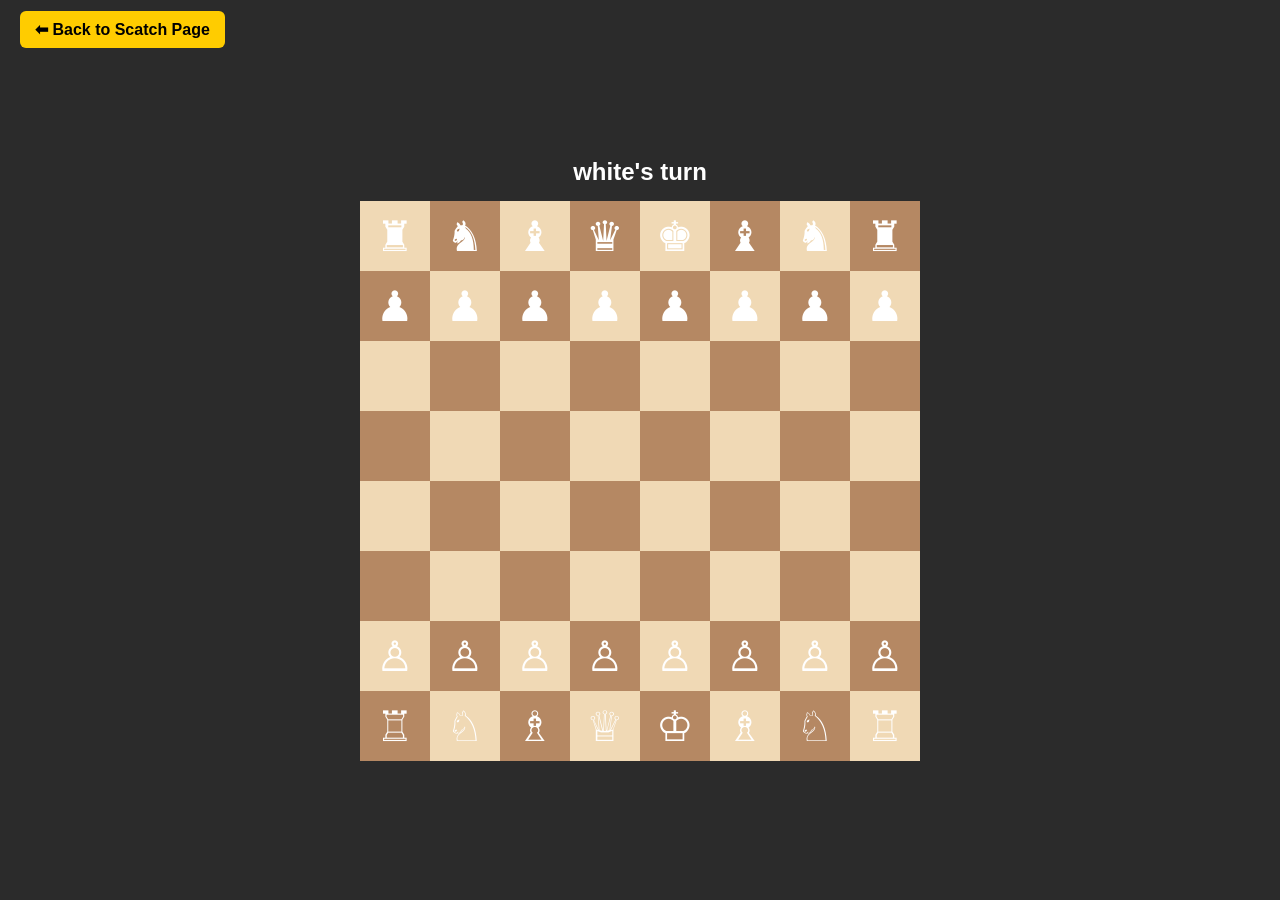
<file: Chess.html>
<!DOCTYPE html>
<html>
<head>
<meta charset="UTF-8">
<title>Chess</title>

<style>
body {
    margin:0;
    background:#2b2b2b;
    font-family: Arial;
    display:flex;
    justify-content:center;
    align-items:center;
    height:100vh;
    color:white;
}

nav {
    position:absolute;
    top:20px;
    left:20px;
}
nav a {
    background:#ffcc00;
    padding:10px 15px;
    text-decoration:none;
    font-weight:bold;
    border-radius:6px;
    color:black;
}

#game {
    text-align:center;
}

#status {
    margin-bottom:15px;
}

#board {
    display:grid;
    grid-template-columns:repeat(8,70px);
}

.square {
    width:70px;
    height:70px;
    display:flex;
    align-items:center;
    justify-content:center;
    font-size:42px;
    cursor:pointer;
}

.light { background:#f0d9b5; }
.dark { background:#b58863; }

.selected { outline:3px solid yellow; }

/* OVERLAY */
#overlay {
    position:fixed;
    top:0;left:0;
    width:100%;height:100%;
    background:rgba(0,0,0,0.9);
    display:none;
    align-items:center;
    justify-content:center;
    flex-direction:column;
}

#overlay h1 {
    font-size:40px;
    margin-bottom:20px;
}

button {
    padding:12px 25px;
    margin:5px;
    font-size:18px;
    border:none;
    border-radius:6px;
    cursor:pointer;
}

.homeBtn { background:#2196F3; color:white; }
.playBtn { background:#4CAF50; color:white; }
</style>
</head>

<body>

<nav>
    <a href="fromScratch.html">⬅ Back to Scatch Page</a>
</nav>

<div id="game">
    <h2 id="status">White's turn</h2>
    <div id="board"></div>
</div>

<div id="overlay">
    <h1 id="resultText"></h1>
    <button class="homeBtn" onclick="goHome()">Go back to Home page</button>
    <button class="playBtn" onclick="restart()">Play Again</button>
</div>

<script>
const boardEl=document.getElementById("board");
const overlay=document.getElementById("overlay");
const resultText=document.getElementById("resultText");
const statusEl=document.getElementById("status");

const pieces={
r:"♜",n:"♞",b:"♝",q:"♛",k:"♚",p:"♟",
R:"♖",N:"♘",B:"♗",Q:"♕",K:"♔",P:"♙"
};

let board,current,selected,gameOver;

/* INIT */
function init(){
board=[
["r","n","b","q","k","b","n","r"],
["p","p","p","p","p","p","p","p"],
["","","","","","","",""],
["","","","","","","",""],
["","","","","","","",""],
["","","","","","","",""],
["P","P","P","P","P","P","P","P"],
["R","N","B","Q","K","B","N","R"]
];
current="white";
selected=null;
gameOver=false;
overlay.style.display="none";
draw();
updateStatus();
}

/* DRAW */
function draw(){
boardEl.innerHTML="";
for(let r=0;r<8;r++){
for(let c=0;c<8;c++){
let sq=document.createElement("div");
sq.className="square "+((r+c)%2?"dark":"light");
sq.dataset.r=r;
sq.dataset.c=c;
sq.textContent=pieces[board[r][c]]||"";

if(selected && selected.r===r && selected.c===c){
sq.classList.add("selected");
}

sq.onclick=click;
boardEl.appendChild(sq);
}
}
}

/* CLICK */
function click(e){
if(gameOver || current==="black") return;

let r=+e.target.dataset.r;
let c=+e.target.dataset.c;

if(selected){
if(tryMove(selected.r,selected.c,r,c)){
current="black";
draw();
updateStatus();
setTimeout(aiMove,300);
}
selected=null;
}else{
if(board[r][c] && isWhite(board[r][c])){
selected={r,c};
}
}
draw();
}

/* TRY MOVE */
function tryMove(sr,sc,dr,dc){
let moves=getMoves(sr,sc);
if(!moves.some(m=>m[0]===dr && m[1]===dc)) return false;

let backup=JSON.parse(JSON.stringify(board));
makeMove(sr,sc,dr,dc);

if(inCheck("white")){
board=backup;
return false;
}
return true;
}

/* MOVE */
function makeMove(sr,sc,dr,dc){
board[dr][dc]=board[sr][sc];
board[sr][sc]="";
}

/* MOVE GENERATION */
function getMoves(r,c){
let p=board[r][c];
let moves=[];

function add(rr,cc){
if(rr>=0&&rr<8&&cc>=0&&cc<8){
if(!board[rr][cc] || isEnemy(p,board[rr][cc])){
moves.push([rr,cc]);
}
}
}

/* PAWN */
if(p==="P"){
if(!board[r-1]?.[c]) add(r-1,c);
if(r===6 && !board[r-1][c] && !board[r-2][c]) add(r-2,c);
if(isEnemy(p,board[r-1]?.[c-1])) add(r-1,c-1);
if(isEnemy(p,board[r-1]?.[c+1])) add(r-1,c+1);
}
if(p==="p"){
if(!board[r+1]?.[c]) add(r+1,c);
if(r===1 && !board[r+1][c] && !board[r+2][c]) add(r+2,c);
if(isEnemy(p,board[r+1]?.[c-1])) add(r+1,c-1);
if(isEnemy(p,board[r+1]?.[c+1])) add(r+1,c+1);
}

/* KNIGHT */
if(p.toLowerCase()==="n"){
[[2,1],[1,2],[-1,2],[-2,1],[-2,-1],[-1,-2],[1,-2],[2,-1]]
.forEach(d=>add(r+d[0],c+d[1]));
}

/* SLIDE */
function slide(dirs){
for(let [dr,dc] of dirs){
let rr=r+dr,cc=c+dc;
while(rr>=0&&rr<8&&cc>=0&&cc<8){
if(!board[rr][cc]){
moves.push([rr,cc]);
}else{
if(isEnemy(p,board[rr][cc])) moves.push([rr,cc]);
break;
}
rr+=dr; cc+=dc;
}
}
}

if(p.toLowerCase()==="b") slide([[1,1],[1,-1],[-1,1],[-1,-1]]);
if(p.toLowerCase()==="r") slide([[1,0],[-1,0],[0,1],[0,-1]]);
if(p.toLowerCase()==="q") slide([[1,1],[1,-1],[-1,1],[-1,-1],[1,0],[-1,0],[0,1],[0,-1]]);

/* KING */
if(p.toLowerCase()==="k"){
for(let dr=-1;dr<=1;dr++){
for(let dc=-1;dc<=1;dc++){
if(dr||dc) add(r+dr,c+dc);
}
}
}

return moves;
}

/* HELPERS */
function isWhite(p){ return p===p.toUpperCase(); }
function isEnemy(a,b){
return b && ((a===a.toUpperCase()) !== (b===b.toUpperCase()));
}

/* FIND KING */
function findKing(color){
for(let r=0;r<8;r++){
for(let c=0;c<8;c++){
let p=board[r][c];
if(p && (color==="white"?p==="K":p==="k")){
return [r,c];
}
}
}
}

/* CHECK */
function inCheck(color){
let [kr,kc]=findKing(color);
let enemy=color==="white"?"black":"white";

for(let r=0;r<8;r++){
for(let c=0;c<8;c++){
let p=board[r][c];
if(p && (enemy==="white"?isWhite(p):!isWhite(p))){
let moves=getMoves(r,c);
if(moves.some(m=>m[0]===kr && m[1]===kc)){
return true;
}
}
}
}
return false;
}

/* HAS MOVES */
function hasMoves(color){
for(let r=0;r<8;r++){
for(let c=0;c<8;c++){
let p=board[r][c];
if(p && (color==="white"?isWhite(p):!isWhite(p))){
let moves=getMoves(r,c);
for(let m of moves){
let backup=JSON.parse(JSON.stringify(board));
makeMove(r,c,m[0],m[1]);
if(!inCheck(color)){
board=backup;
return true;
}
board=backup;
}
}
}
}
return false;
}

/* STATUS + ENDING */
function updateStatus(){
if(inCheck(current)){
if(!hasMoves(current)){
gameOver=true;

if(current==="black"){
resultText.textContent="🎉 Congratulations you win!";
}else{
resultText.textContent="💀 Checkmate! AI wins";
}

overlay.style.display="flex";
return;
}else{
statusEl.textContent=current+" in check";
}
}else{
if(!hasMoves(current)){
gameOver=true;
resultText.textContent="🤝 Stalemate!";
overlay.style.display="flex";
return;
}
statusEl.textContent=current+"'s turn";
}
}

/* AI */
function aiMove(){
if(gameOver) return;

let moves=[];

for(let r=0;r<8;r++){
for(let c=0;c<8;c++){
let p=board[r][c];
if(p && !isWhite(p)){
let legal=getMoves(r,c);
for(let m of legal){
let backup=JSON.parse(JSON.stringify(board));
makeMove(r,c,m[0],m[1]);

if(!inCheck("black")){
moves.push({sr:r,sc:c,dr:m[0],dc:m[1]});
}
board=backup;
}
}
}
}

if(moves.length===0){
updateStatus();
return;
}

let move=moves[Math.floor(Math.random()*moves.length)];
makeMove(move.sr,move.sc,move.dr,move.dc);

current="white";
draw();
updateStatus();
}

/* BUTTONS */
function restart(){ init(); }
function goHome(){ window.location.href="index.html"; }

init();
</script>

</body>
</html>
</file>
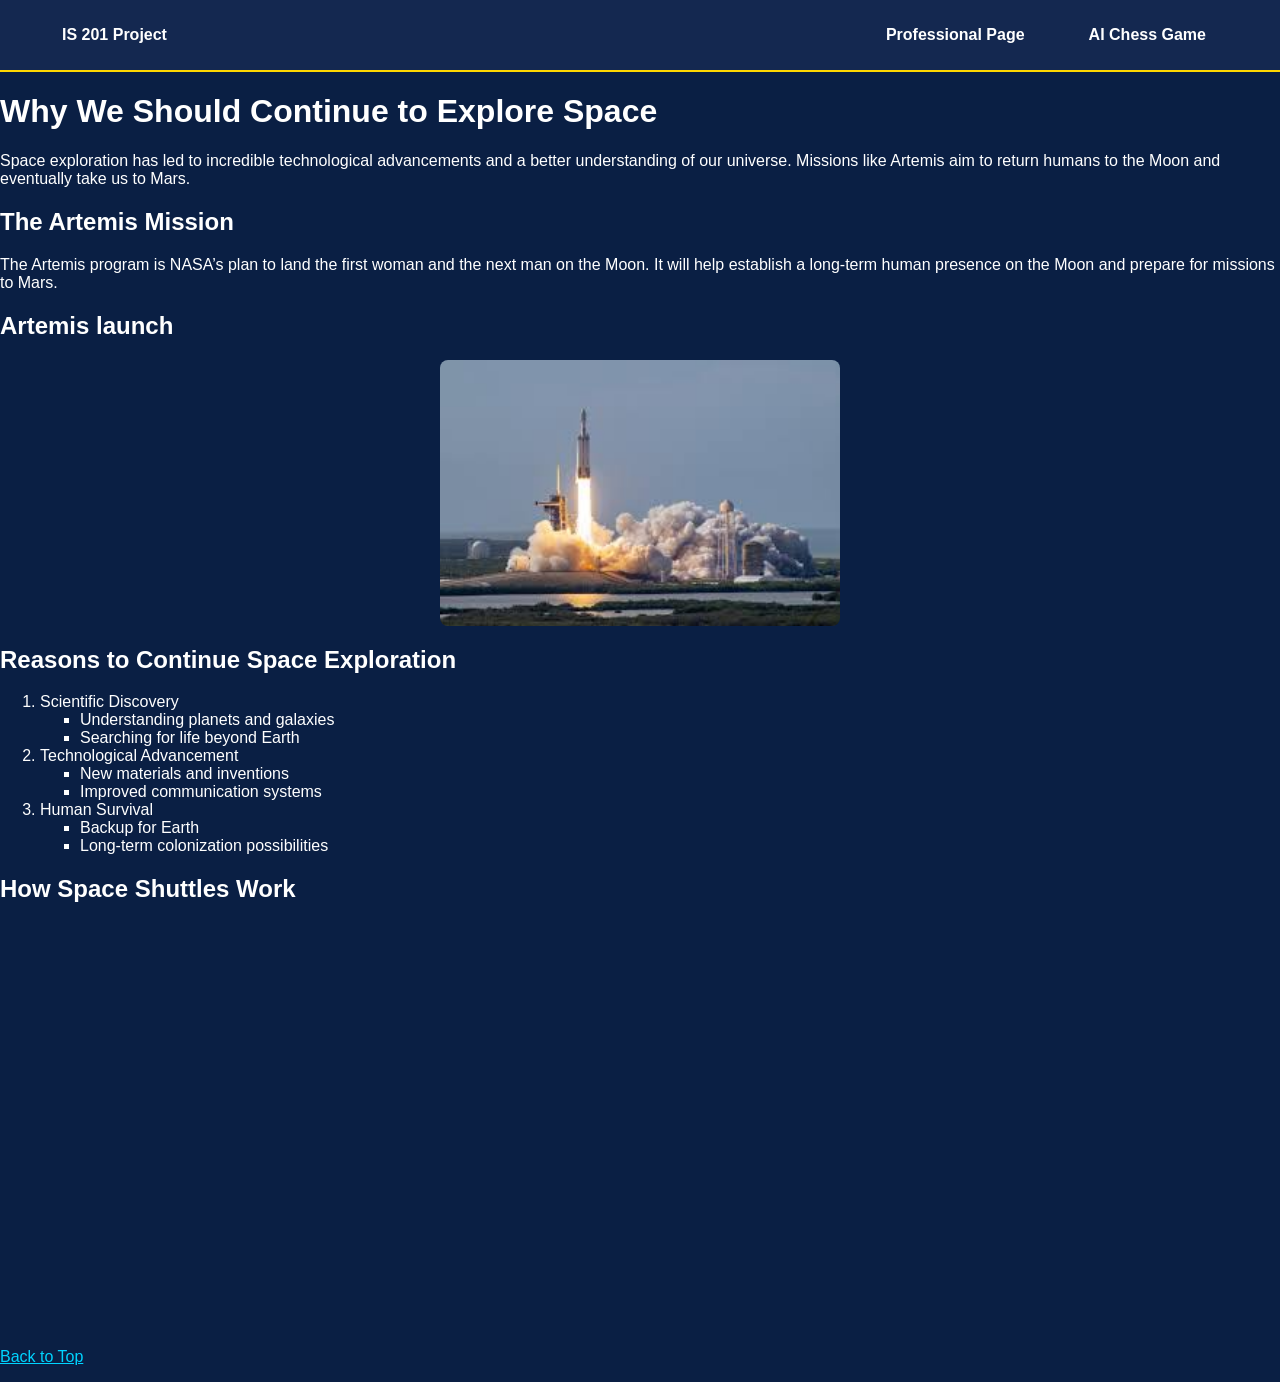
<file: fromScratch.html>
<!DOCTYPE html>
<html lang="en">
<head>
    <meta charset="UTF-8">
    <title>Why We Should Continue Space Exploration</title>
<link rel="stylesheet" href="css/mystyles.css">
 
</head>

<body>

     <nav class="navbar navbar-expand-lg navbar-light" id="mainNav">
    <div class="container px-4 px-lg-5">
        <a class="navbar-brand" href="fromScratch.html">IS 201 Project</a>
     
        <div class="collapse navbar-collapse" id="navbarResponsive">
            <ul class="navbar-nav ms-auto py-4 py-lg-0">
                <li class="nav-item"><a class="nav-link px-lg-3 py-3 py-lg-4" href="index.html">Professional Page</a></li>
                <li class="nav-item"><a class="nav-link px-lg-3 py-3 py-lg-4" href="Chess.html">AI Chess Game</a></li>
            </ul>
        </div>
    </div>
</nav>

    <!-- Anchor target at top -->
    <h1 id="top">Why We Should Continue to Explore Space</h1>

    <p>
        Space exploration has led to incredible technological advancements and a better understanding of our universe. 
        Missions like Artemis aim to return humans to the Moon and eventually take us to Mars.
    </p>

    <h2>The Artemis Mission</h2>
    <p>
        The Artemis program is NASA’s plan to land the first woman and the next man on the Moon. 
        It will help establish a long-term human presence on the Moon and prepare for missions to Mars.
    </p>

    <!-- Image requirement -->
    <h2>Artemis launch</h2>
    <img src="assets/img/space14.jpeg" alt="Space Image" width="400">

    <!-- Nested list requirement -->
    <h2>Reasons to Continue Space Exploration</h2>
    <ol>
        <li>Scientific Discovery
            <ul>
                <li>Understanding planets and galaxies</li>
                <li>Searching for life beyond Earth</li>
            </ul>
        </li>
        <li>Technological Advancement
            <ul>
                <li>New materials and inventions</li>
                <li>Improved communication systems</li>
            </ul>
        </li>
        <li>Human Survival
            <ul>
                <li>Backup for Earth</li>
                <li>Long-term colonization possibilities</li>
            </ul>
        </li>
    </ol>

    <!-- Embedded YouTube video -->
    <h2>How Space Shuttles Work</h2>
    <iframe width="560" height="315" 
        src="https://www.youtube.com/embed/w4FCkbPykdQ" 
        title="YouTube video player" 
        frameborder="0" 
        allowfullscreen>
    </iframe>
    <br> <br> <br>

    <div class='tableauPlaceholder' id='viz1776738838373' style='position: relative'><noscript><a href='#'><img alt='Sheet 7 ' src='https:&#47;&#47;public.tableau.com&#47;static&#47;images&#47;34&#47;34B8D5B3N&#47;1_rss.png' style='border: none' /></a></noscript><object class='tableauViz'  style='display:none;'><param name='host_url' value='https%3A%2F%2Fpublic.tableau.com%2F' /> <param name='embed_code_version' value='3' /> <param name='path' value='shared&#47;34B8D5B3N' /> <param name='toolbar' value='yes' /><param name='static_image' value='https:&#47;&#47;public.tableau.com&#47;static&#47;images&#47;34&#47;34B8D5B3N&#47;1.png' /> <param name='animate_transition' value='yes' /><param name='display_static_image' value='yes' /><param name='display_spinner' value='yes' /><param name='display_overlay' value='yes' /><param name='display_count' value='yes' /><param name='language' value='en-US' /><param name='filter' value='publish=yes' /></object></div>                <script type='text/javascript'>                    var divElement = document.getElementById('viz1776738838373');                    var vizElement = divElement.getElementsByTagName('object')[0];                    vizElement.style.width='100%';vizElement.style.height=(divElement.offsetWidth*0.75)+'px';                    var scriptElement = document.createElement('script');                    scriptElement.src = 'https://public.tableau.com/javascripts/api/viz_v1.js';                    vizElement.parentNode.insertBefore(scriptElement, vizElement);                </script>
<br> <br> <br>
    <!-- Back to top anchor -->
    <p>
        <a href="#top">Back to Top</a>
    </p>

</body>
</html>
</file>
<file: css/mystyles.css>
/* Custom background */
body {
    background-color: #0a1f44; /* dark blue space theme */
    font-family: Arial, Helvetica, sans-serif; /* font family requirement */
    color: #ffffff; /* default font color */
    margin: 0;
    padding: 0;
}

/* Header styling */
header {
    background-color: #142850;
    color: #ffd700; /* gold font color */
    text-align: center;
    padding: 20px;
}

/* Navigation styling */
nav {
    background-color: #1b3b6f;
    padding: 10px;
    text-align: center;
}

nav a {
    color: #ffffff;
    margin: 10px;
    text-decoration: none;
    font-weight: bold;
}

nav a:hover {
    color: #ffd700;
}

/* Main content div */
.main-content {
    padding: 20px;
    margin: 20px;
    background-color: #1f4068;
    border-radius: 10px;
}

/* Section div (for multiple content blocks) */
.section {
    margin-bottom: 20px;
    padding: 15px;
    background-color: #162447;
    border-radius: 8px;
}

/* Footer div */
footer {
    background-color: #142850;
    text-align: center;
    padding: 15px;
    font-size: 14px;
}

/* Image styling */
img {
    display: block;
    margin: 10px auto;
    border-radius: 8px;
}

/* List styling */
ul {
    list-style-type: square;
}

ol {
    list-style-type: decimal;
}

/* Anchor link styling */
a {
    color: #00d4ff;
}

/* Button-style link (for back to top or navigation) */
.button-link {
    display: inline-block;
    padding: 10px 15px;
    background-color: #ffd700;
    color: #000;
    text-decoration: none;
    border-radius: 5px;
}

.button-link:hover {
    background-color: #ffcc00;
}

/* Navbar container */
.navbar {
    background-color: #142850;
    padding: 10px 20px;
    border-bottom: 2px solid #ffd700;
}

/* Inner container */
.container {
    display: flex;
    justify-content: space-between;
    align-items: center;
}

/* Menu text (left side) */
.navbar i {
    margin-left: 8px;
}

/* Nav list */
.navbar-nav {
    list-style: none;
    display: flex;
    gap: 20px;
    margin: 0;
    padding: 0;
}

/* Nav items */
.nav-item {
    display: inline;
}

/* Nav links */
.nav-link {
    text-decoration: none;
    color: #ffffff;
    font-family: Arial, sans-serif;
    font-size: 16px;
    padding: 8px 12px;
    transition: 0.3s;
}

/* Hover effect */
.nav-link:hover {
    color: #ffd700;
    border-bottom: 2px solid #ffd700;
}

/* Right alignment (replacement for ms-auto) */
.ms-auto {
    margin-left: auto;
}

/* Spacing helpers (replacement for px/py classes) */
.px-4 {
    padding-left: 16px;
    padding-right: 16px;
}

.px-lg-5 {
    padding-left: 32px;
    padding-right: 32px;
}

.py-3 {
    padding-top: 12px;
    padding-bottom: 12px;
}

.py-4 {
    padding-top: 16px;
    padding-bottom: 16px;
}

/* Collapse container (always visible since no JS) */
.collapse {
    display: flex;
}

.navbar-collapse {
    display: flex;
}
</file>
